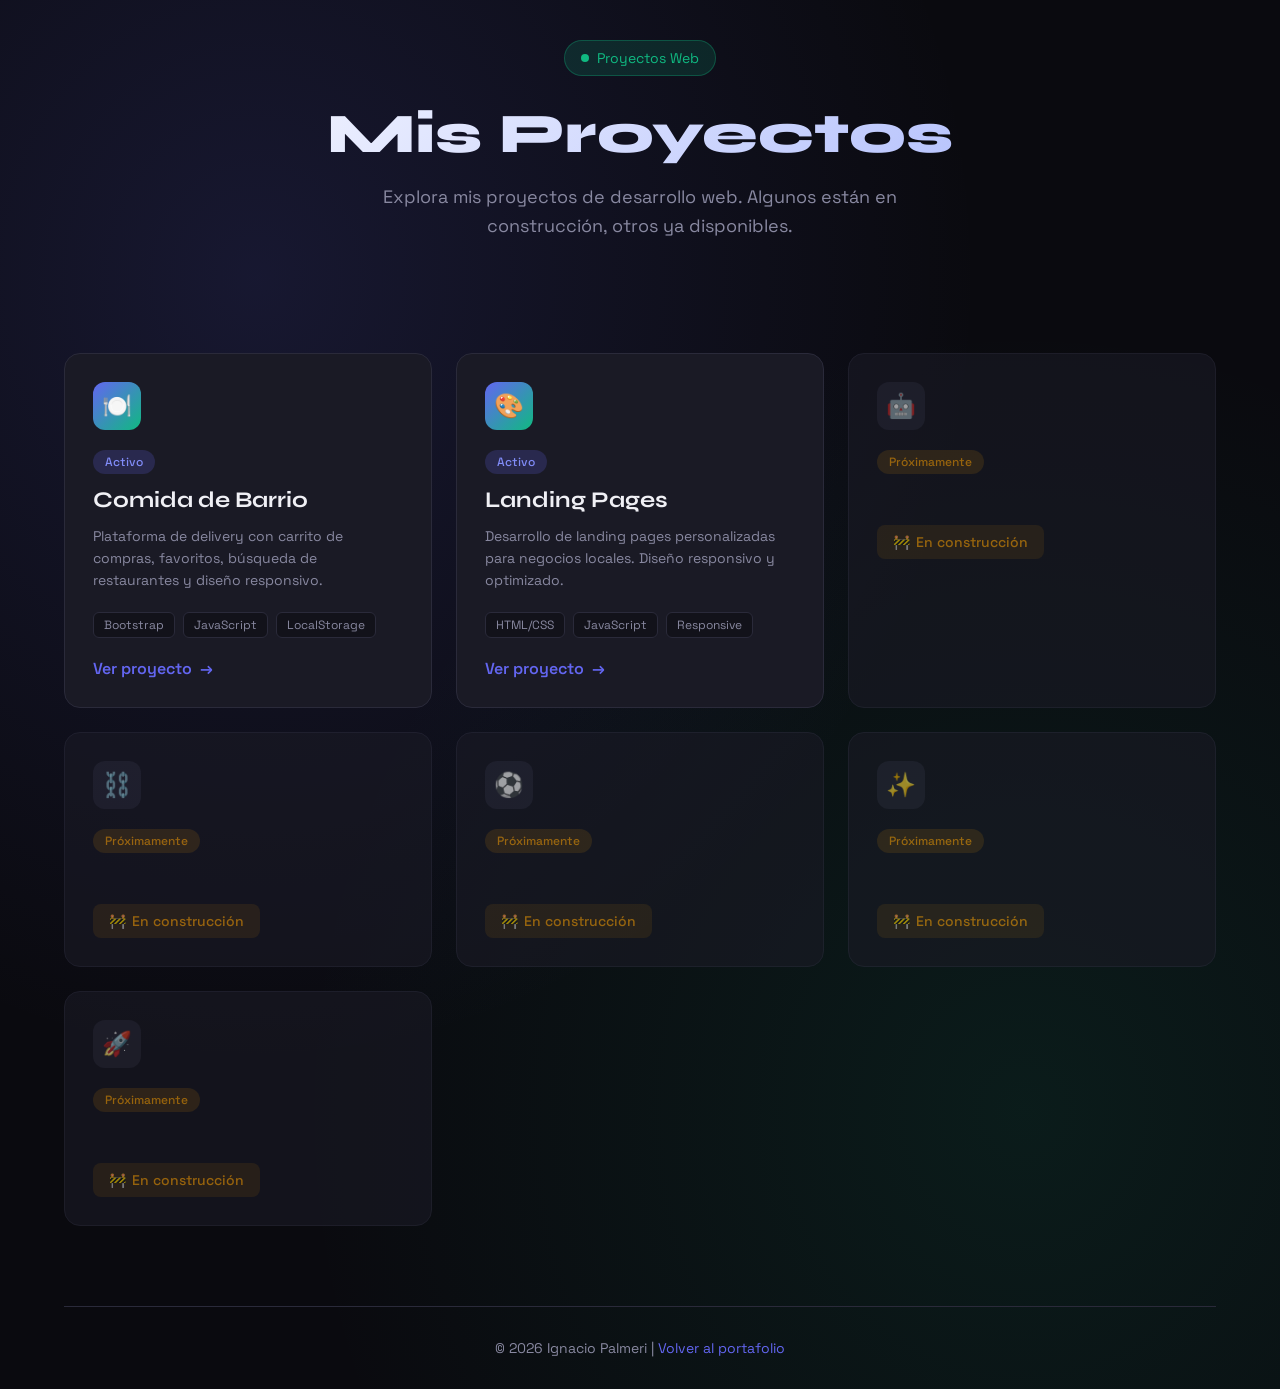
<file: hub.html>
<!DOCTYPE html>
<html lang="es">
<head>
  <meta charset="UTF-8">
  <meta name="viewport" content="width=device-width, initial-scale=1.0">
  <title>Proyectos Web | Ignacio Palmeri</title>
  <link rel="preconnect" href="https://fonts.googleapis.com">
  <link rel="preconnect" href="https://fonts.gstatic.com" crossorigin>
  <link href="https://fonts.googleapis.com/css2?family=Space+Grotesk:wght@400;500;700&family=Syne:wght@600;700;800&display=swap" rel="stylesheet">
  <link rel="icon" type="image/svg+xml" href="data:image/svg+xml,<svg xmlns='http://www.w3.org/2000/svg' viewBox='0 0 100 100'><text y='.9em' font-size='90'>🌐</text></svg>">
  
  <meta name="description" content="Proyectos Web de Ignacio Palmeri - Landing Pages y más">
  <meta property="og:title" content="Proyectos Web | Ignacio Palmeri">
  <meta property="og:description" content="Explora mis proyectos de desarrollo web">
  <meta property="og:type" content="website">
  
  <style>
    :root {
      --bg: #0a0a0f;
      --bg-soft: #12121a;
      --surface: #1a1a25;
      --line: #2a2a3a;
      --text: #f0f0f5;
      --muted: #8888a0;
      --accent: #6366f1;
      --accent-hover: #818cf8;
      --success: #10b981;
      --warning: #f59e0b;
      --shadow: 0 25px 50px -12px rgba(0, 0, 0, 0.5);
    }

    * {
      margin: 0;
      padding: 0;
      box-sizing: border-box;
    }

    body {
      min-height: 100vh;
      color: var(--text);
      font-family: 'Space Grotesk', sans-serif;
      background: 
        radial-gradient(ellipse at 20% 20%, rgba(99, 102, 241, 0.15) 0%, transparent 50%),
        radial-gradient(ellipse at 80% 80%, rgba(16, 185, 129, 0.1) 0%, transparent 50%),
        var(--bg);
    }

    .container {
      max-width: 1200px;
      margin: 0 auto;
      padding: 0 24px;
    }

    /* Header */
    header {
      padding: 40px 0;
      text-align: center;
    }

    .status-badge {
      display: inline-flex;
      align-items: center;
      gap: 8px;
      background: rgba(16, 185, 129, 0.15);
      border: 1px solid rgba(16, 185, 129, 0.3);
      color: var(--success);
      padding: 8px 16px;
      border-radius: 50px;
      font-size: 14px;
      margin-bottom: 24px;
    }

    .status-dot {
      width: 8px;
      height: 8px;
      background: var(--success);
      border-radius: 50%;
      animation: pulse 2s infinite;
    }

    @keyframes pulse {
      0%, 100% { opacity: 1; transform: scale(1); }
      50% { opacity: 0.7; transform: scale(1.2); }
    }

    h1 {
      font-family: 'Syne', sans-serif;
      font-size: clamp(2rem, 5vw, 3.5rem);
      font-weight: 800;
      margin-bottom: 16px;
      background: linear-gradient(135deg, #fff 0%, #a5b4fc 100%);
      -webkit-background-clip: text;
      -webkit-text-fill-color: transparent;
      background-clip: text;
    }

    .subtitle {
      color: var(--muted);
      font-size: 18px;
      max-width: 600px;
      margin: 0 auto 32px;
      line-height: 1.6;
    }

    /* Projects Grid */
    .projects-grid {
      display: grid;
      grid-template-columns: repeat(auto-fit, minmax(320px, 1fr));
      gap: 24px;
      padding: 40px 0 80px;
    }

    .project-card {
      background: var(--surface);
      border: 1px solid var(--line);
      border-radius: 16px;
      padding: 28px;
      transition: all 0.3s ease;
      position: relative;
      overflow: hidden;
    }

    .project-card::before {
      content: '';
      position: absolute;
      top: 0;
      left: 0;
      right: 0;
      height: 3px;
      background: linear-gradient(90deg, var(--accent), var(--success));
      opacity: 0;
      transition: opacity 0.3s;
    }

    .project-card:hover {
      transform: translateY(-8px);
      border-color: var(--accent);
      box-shadow: var(--shadow);
    }

    .project-card:hover::before {
      opacity: 1;
    }

    .project-card.coming-soon {
      opacity: 0.6;
    }

    .project-card.coming-soon:hover {
      transform: none;
      border-color: var(--line);
      box-shadow: none;
      cursor: default;
    }

    .project-card.coming-soon::before {
      display: none;
    }

    .project-icon {
      width: 48px;
      height: 48px;
      background: linear-gradient(135deg, var(--accent), var(--success));
      border-radius: 12px;
      display: flex;
      align-items: center;
      justify-content: center;
      font-size: 24px;
      margin-bottom: 20px;
    }

    .project-card.coming-soon .project-icon {
      background: var(--line);
    }

    .project-tag {
      display: inline-block;
      background: rgba(99, 102, 241, 0.2);
      color: var(--accent-hover);
      padding: 4px 12px;
      border-radius: 20px;
      font-size: 12px;
      font-weight: 500;
      margin-bottom: 12px;
    }

    .project-card.coming-soon .project-tag {
      background: rgba(245, 158, 11, 0.2);
      color: var(--warning);
    }

    .project-card h3 {
      font-family: 'Syne', sans-serif;
      font-size: 1.4rem;
      margin-bottom: 12px;
      color: var(--text);
    }

    .project-card p {
      color: var(--muted);
      font-size: 14px;
      line-height: 1.6;
      margin-bottom: 20px;
    }

    .tech-tags {
      display: flex;
      flex-wrap: wrap;
      gap: 8px;
      margin-bottom: 20px;
    }

    .tech-tag {
      background: var(--bg-soft);
      color: var(--muted);
      padding: 4px 10px;
      border-radius: 6px;
      font-size: 12px;
      border: 1px solid var(--line);
    }

    .project-link {
      display: inline-flex;
      align-items: center;
      gap: 8px;
      color: var(--accent);
      text-decoration: none;
      font-weight: 600;
      transition: gap 0.3s;
    }

    .project-link:hover {
      gap: 12px;
      color: var(--accent-hover);
    }

    .coming-soon-badge {
      display: inline-flex;
      align-items: center;
      gap: 6px;
      background: rgba(245, 158, 11, 0.15);
      color: var(--warning);
      padding: 8px 16px;
      border-radius: 8px;
      font-size: 14px;
      font-weight: 500;
    }

    /* Footer */
    footer {
      border-top: 1px solid var(--line);
      padding: 32px 0;
      text-align: center;
    }

    footer p {
      color: var(--muted);
      font-size: 14px;
    }

    footer a {
      color: var(--accent);
      text-decoration: none;
    }

    /* Responsive */
    @media (max-width: 768px) {
      .projects-grid {
        grid-template-columns: 1fr;
      }
      
      h1 {
        font-size: 2rem;
      }
    }
  </style>
</head>
<body>
  <div class="container">
    <header>
      <div class="status-badge">
        <span class="status-dot"></span>
        Proyectos Web
      </div>
      <h1>Mis Proyectos</h1>
      <p class="subtitle">Explora mis proyectos de desarrollo web. Algunos están en construcción, otros ya disponibles.</p>
    </header>

    <section class="projects-grid">
      <!-- Comida de Barrio -->
      <article class="project-card">
        <div class="project-icon">🍽️</div>
        <span class="project-tag">Activo</span>
        <h3>Comida de Barrio</h3>
        <p>Plataforma de delivery con carrito de compras, favoritos, búsqueda de restaurantes y diseño responsivo.</p>
        <div class="tech-tags">
          <span class="tech-tag">Bootstrap</span>
          <span class="tech-tag">JavaScript</span>
          <span class="tech-tag">LocalStorage</span>
        </div>
        <a href="https://comidadebarrio.vercel.app/" target="_blank" class="project-link">
          Ver proyecto <span>→</span>
        </a>
      </article>

      <!-- Landing Pages -->
      <article class="project-card">
        <div class="project-icon">🎨</div>
        <span class="project-tag">Activo</span>
        <h3>Landing Pages</h3>
        <p>Desarrollo de landing pages personalizadas para negocios locales. Diseño responsivo y optimizado.</p>
        <div class="tech-tags">
          <span class="tech-tag">HTML/CSS</span>
          <span class="tech-tag">JavaScript</span>
          <span class="tech-tag">Responsive</span>
        </div>
        <a href="https://dom-uwok.vercel.app/" target="_blank" class="project-link">
          Ver proyecto <span>→</span>
        </a>
      </article>

      <!-- Próximamente -->
      <article class="project-card coming-soon">
        <div class="project-icon">🤖</div>
        <span class="project-tag">Próximamente</span>
        <h3>&nbsp;</h3>
        <div class="coming-soon-badge">
          <span>🚧</span> En construcción
        </div>
      </article>

      <!-- Próximamente -->
      <article class="project-card coming-soon">
        <div class="project-icon">⛓️</div>
        <span class="project-tag">Próximamente</span>
        <h3>&nbsp;</h3>
        <div class="coming-soon-badge">
          <span>🚧</span> En construcción
        </div>
      </article>

      <!-- Próximamente -->
      <article class="project-card coming-soon">
        <div class="project-icon">⚽</div>
        <span class="project-tag">Próximamente</span>
        <h3>&nbsp;</h3>
        <div class="coming-soon-badge">
          <span>🚧</span> En construcción
        </div>
      </article>

      <!-- Próximamente -->
      <article class="project-card coming-soon">
        <div class="project-icon">✨</div>
        <span class="project-tag">Próximamente</span>
        <h3>&nbsp;</h3>
        <div class="coming-soon-badge">
          <span>🚧</span> En construcción
        </div>
      </article>

      <!-- Próximamente -->
      <article class="project-card coming-soon">
        <div class="project-icon">🚀</div>
        <span class="project-tag">Próximamente</span>
        <h3>&nbsp;</h3>
        <div class="coming-soon-badge">
          <span>🚧</span> En construcción
        </div>
      </article>
    </section>

    <footer>
      <p>© 2026 Ignacio Palmeri | <a href="https://portafolioignaciopalmeri.vercel.app/">Volver al portafolio</a></p>
    </footer>
  </div>
</body>
</html>
</file>
